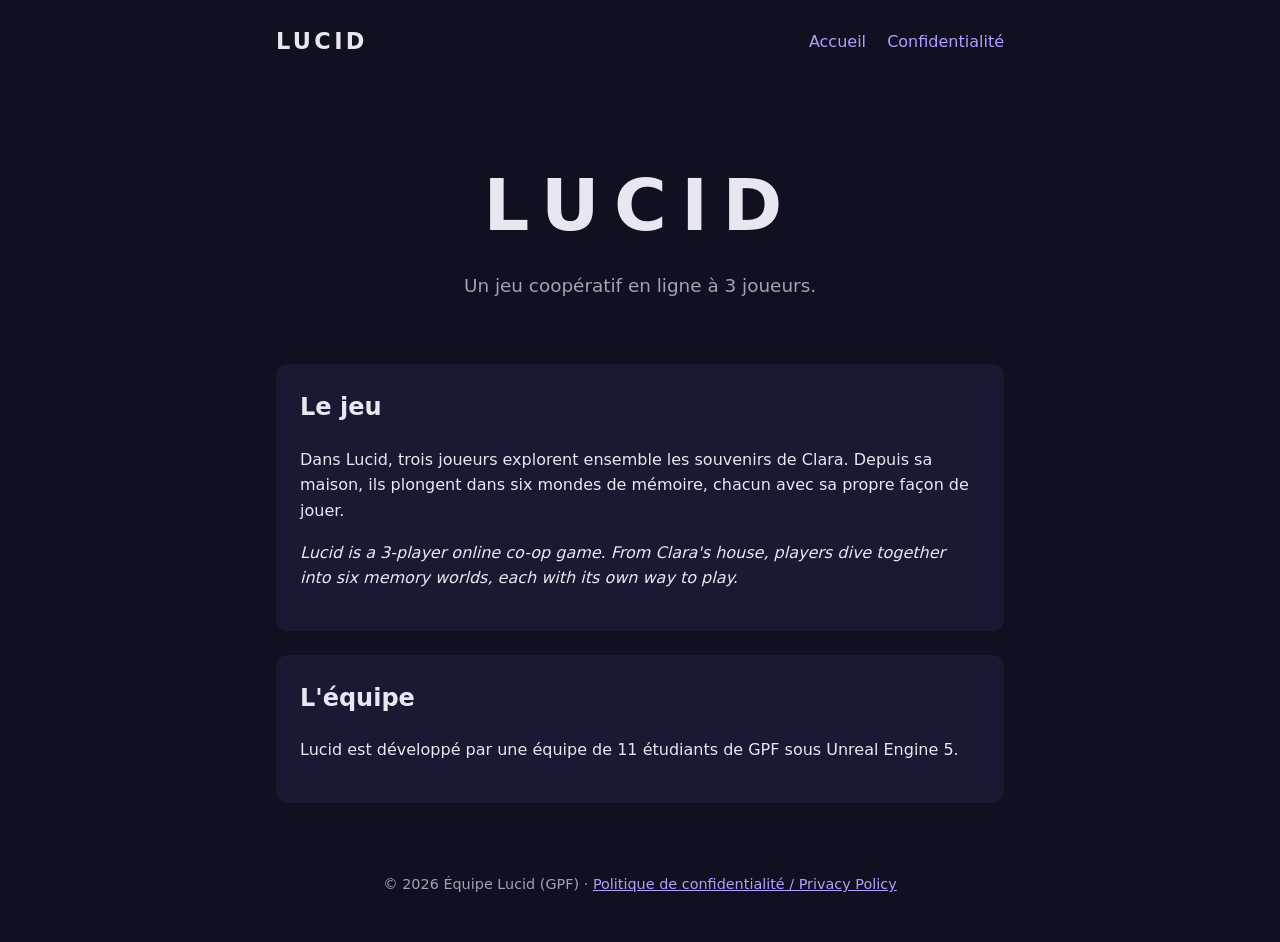
<file: index.html>
<!doctype html>
<html lang="fr">
<head>
  <meta charset="utf-8">
  <meta name="viewport" content="width=device-width, initial-scale=1">
  <title>Lucid</title>
  <meta name="description" content="Lucid, un jeu coopératif en ligne à 3 joueurs.">
  <link rel="stylesheet" href="style.css">
</head>
<body>
  <header>
    <a class="logo" href="index.html">LUCID</a>
    <nav>
      <a href="index.html">Accueil</a>
      <a href="privacy.html">Confidentialité</a>
    </nav>
  </header>

  <main>
    <section class="hero">
      <h1>LUCID</h1>
      <p>Un jeu coopératif en ligne à 3 joueurs.</p>
    </section>

    <section class="card">
      <h2>Le jeu</h2>
      <p>
        Dans Lucid, trois joueurs explorent ensemble les souvenirs de Clara.
        Depuis sa maison, ils plongent dans six mondes de mémoire, chacun avec
        sa propre façon de jouer.
      </p>
      <p lang="en">
        <em>Lucid is a 3-player online co-op game. From Clara's house, players
        dive together into six memory worlds, each with its own way to play.</em>
      </p>
    </section>

    <section class="card">
      <h2>L'équipe</h2>
      <p>
        Lucid est développé par une équipe de 11 étudiants de GPF sous Unreal Engine 5.
      </p>
    </section>
  </main>

  <footer>
    <p>&copy; 2026 Équipe Lucid (GPF) · <a href="privacy.html">Politique de confidentialité / Privacy Policy</a></p>
  </footer>
</body>
</html>
</file>
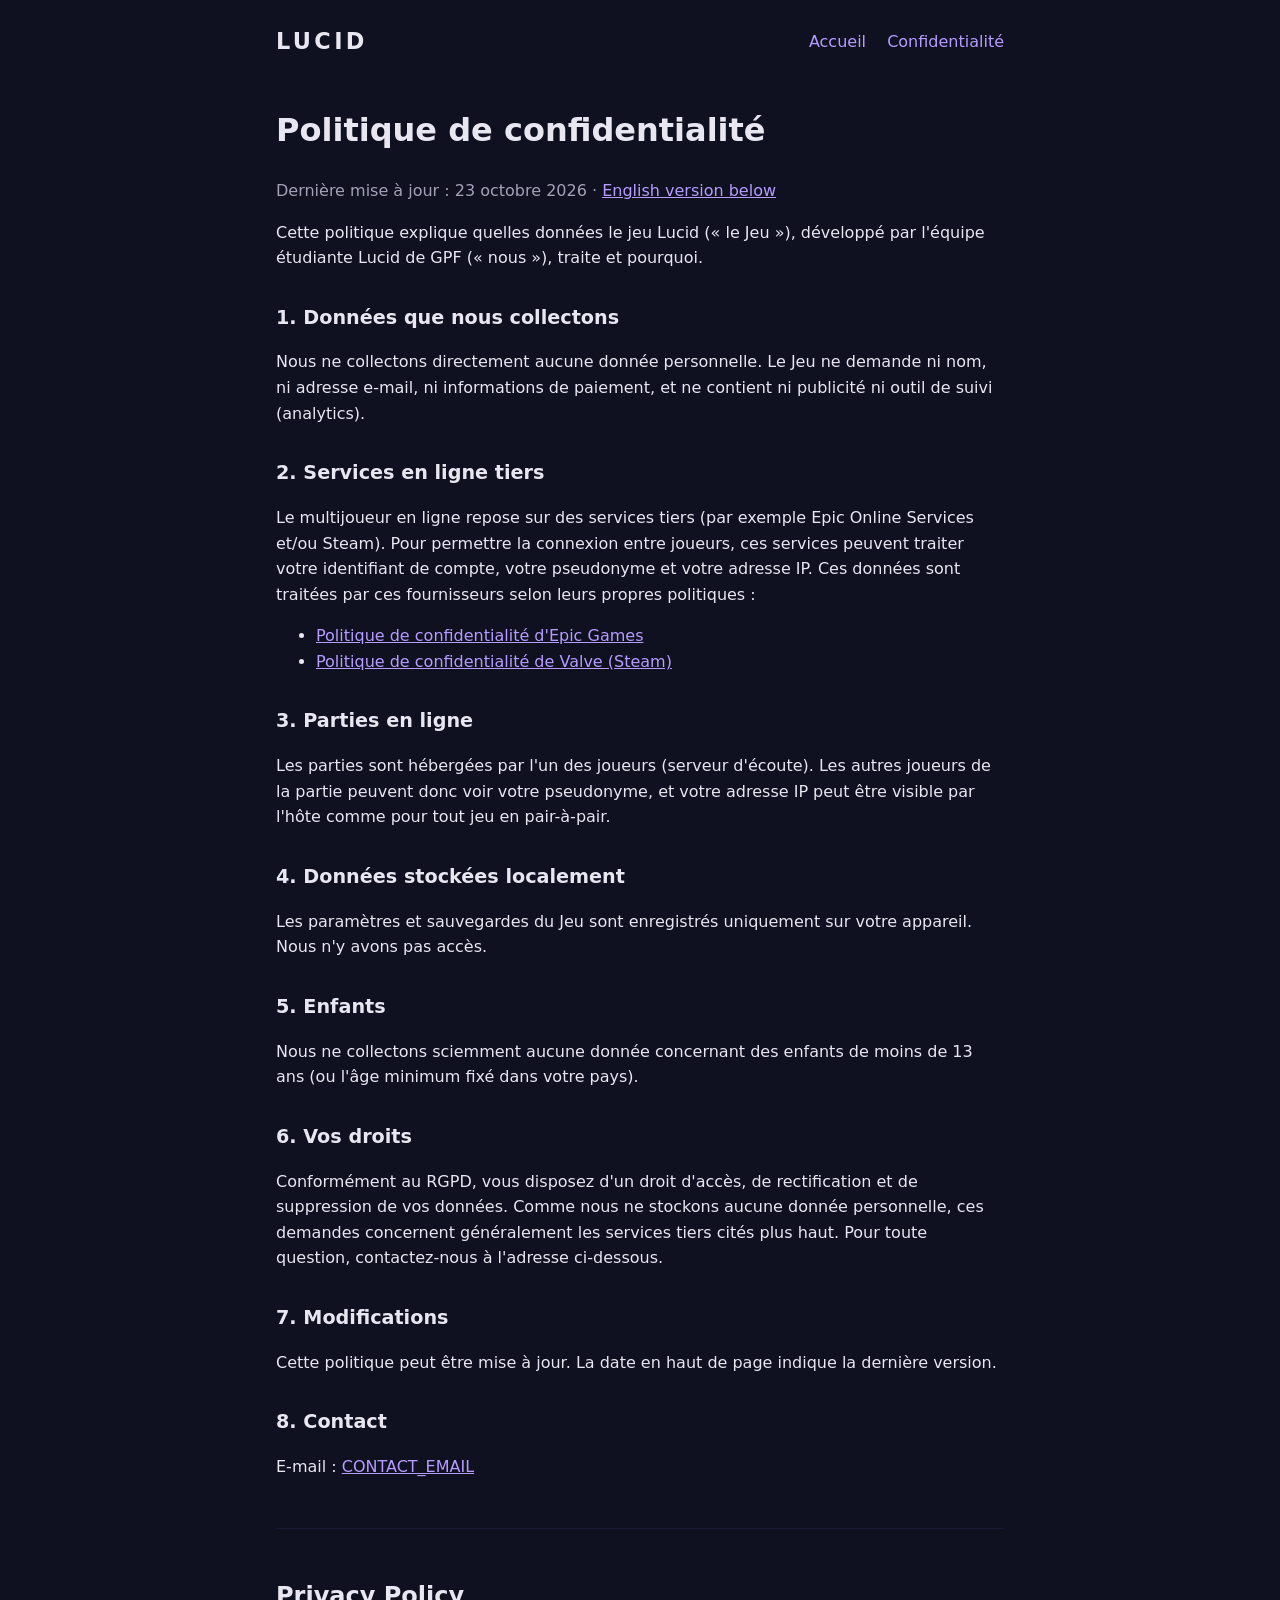
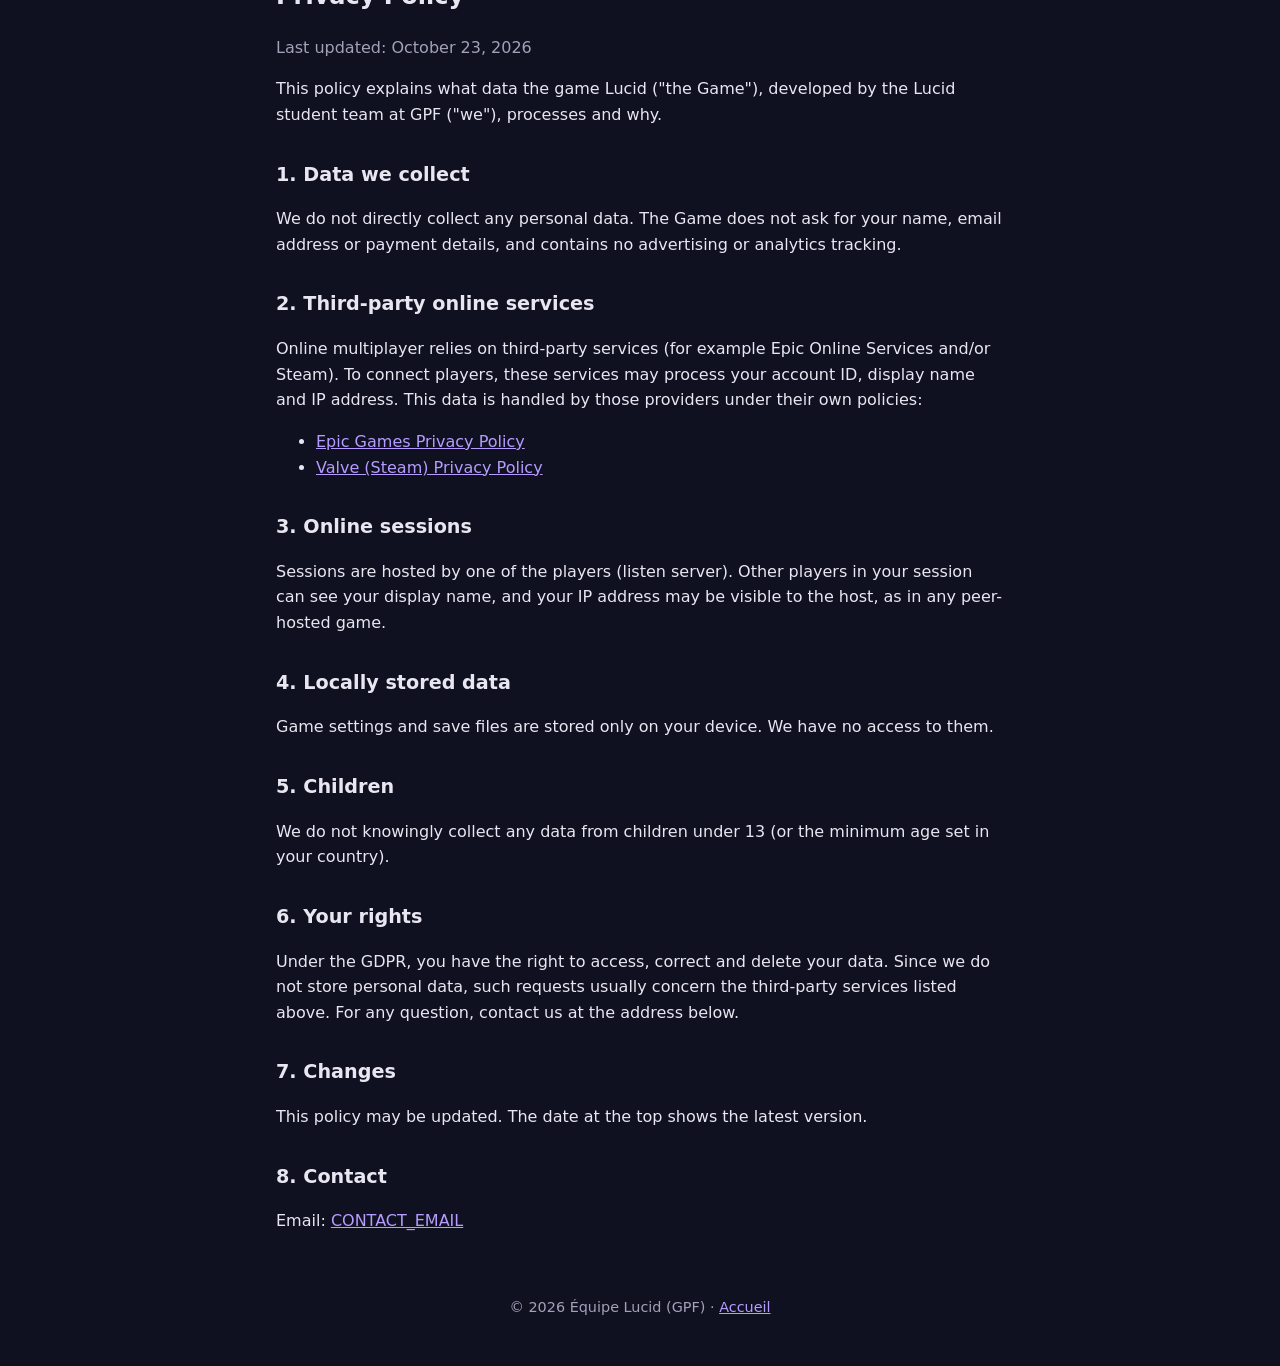
<file: privacy.html>
<!doctype html>
<html lang="fr">
<head>
  <meta charset="utf-8">
  <meta name="viewport" content="width=device-width, initial-scale=1">
  <title>Lucid – Confidentialité</title>
  <meta name="description" content="Politique de confidentialité du jeu Lucid / Lucid Privacy Policy.">
  <link rel="stylesheet" href="style.css">
</head>
<body>
  <header>
    <a class="logo" href="index.html">LUCID</a>
    <nav>
      <a href="index.html">Accueil</a>
      <a href="privacy.html">Confidentialité</a>
    </nav>
  </header>

  <main class="policy">
    <!-- ===================== FRANÇAIS ===================== -->
    <h1>Politique de confidentialité</h1>
    <p class="updated">Dernière mise à jour : 23 octobre 2026 · <a href="#en">English version below</a></p>

    <p>
      Cette politique explique quelles données le jeu Lucid (« le Jeu »), développé par
      l'équipe étudiante Lucid de GPF (« nous »), traite et pourquoi.
    </p>

    <h2>1. Données que nous collectons</h2>
    <p>
      Nous ne collectons directement aucune donnée personnelle. Le Jeu ne demande ni nom,
      ni adresse e-mail, ni informations de paiement, et ne contient ni publicité ni outil
      de suivi (analytics).
    </p>

    <h2>2. Services en ligne tiers</h2>
    <p>
      Le multijoueur en ligne repose sur des services tiers (par exemple Epic Online Services
      et/ou Steam). Pour permettre la connexion entre joueurs, ces services peuvent traiter
      votre identifiant de compte, votre pseudonyme et votre adresse IP. Ces données sont
      traitées par ces fournisseurs selon leurs propres politiques :
    </p>
    <ul>
      <li><a href="https://www.epicgames.com/site/privacypolicy" target="_blank" rel="noopener">Politique de confidentialité d'Epic Games</a></li>
      <li><a href="https://store.steampowered.com/privacy_agreement/" target="_blank" rel="noopener">Politique de confidentialité de Valve (Steam)</a></li>
    </ul>

    <h2>3. Parties en ligne</h2>
    <p>
      Les parties sont hébergées par l'un des joueurs (serveur d'écoute). Les autres joueurs
      de la partie peuvent donc voir votre pseudonyme, et votre adresse IP peut être visible
      par l'hôte comme pour tout jeu en pair-à-pair.
    </p>

    <h2>4. Données stockées localement</h2>
    <p>
      Les paramètres et sauvegardes du Jeu sont enregistrés uniquement sur votre appareil.
      Nous n'y avons pas accès.
    </p>

    <h2>5. Enfants</h2>
    <p>
      Nous ne collectons sciemment aucune donnée concernant des enfants de moins de 13 ans
      (ou l'âge minimum fixé dans votre pays).
    </p>

    <h2>6. Vos droits</h2>
    <p>
      Conformément au RGPD, vous disposez d'un droit d'accès, de rectification et de
      suppression de vos données. Comme nous ne stockons aucune donnée personnelle, ces
      demandes concernent généralement les services tiers cités plus haut. Pour toute
      question, contactez-nous à l'adresse ci-dessous.
    </p>

    <h2>7. Modifications</h2>
    <p>
      Cette politique peut être mise à jour. La date en haut de page indique la dernière version.
    </p>

    <h2>8. Contact</h2>
    <p>E-mail : <a href="mailto:CONTACT_EMAIL">CONTACT_EMAIL</a></p>

    <hr>

    <!-- ===================== ENGLISH ===================== -->
    <section id="en" lang="en">
      <h1>Privacy Policy</h1>
      <p class="updated">Last updated: October 23, 2026</p>

      <p>
        This policy explains what data the game Lucid ("the Game"), developed by the Lucid
        student team at GPF ("we"), processes and why.
      </p>

      <h2>1. Data we collect</h2>
      <p>
        We do not directly collect any personal data. The Game does not ask for your name,
        email address or payment details, and contains no advertising or analytics tracking.
      </p>

      <h2>2. Third-party online services</h2>
      <p>
        Online multiplayer relies on third-party services (for example Epic Online Services
        and/or Steam). To connect players, these services may process your account ID,
        display name and IP address. This data is handled by those providers under their own
        policies:
      </p>
      <ul>
        <li><a href="https://www.epicgames.com/site/privacypolicy" target="_blank" rel="noopener">Epic Games Privacy Policy</a></li>
        <li><a href="https://store.steampowered.com/privacy_agreement/" target="_blank" rel="noopener">Valve (Steam) Privacy Policy</a></li>
      </ul>

      <h2>3. Online sessions</h2>
      <p>
        Sessions are hosted by one of the players (listen server). Other players in your
        session can see your display name, and your IP address may be visible to the host,
        as in any peer-hosted game.
      </p>

      <h2>4. Locally stored data</h2>
      <p>
        Game settings and save files are stored only on your device. We have no access to them.
      </p>

      <h2>5. Children</h2>
      <p>
        We do not knowingly collect any data from children under 13 (or the minimum age set in your country).
      </p>

      <h2>6. Your rights</h2>
      <p>
        Under the GDPR, you have the right to access, correct and delete your data. Since we
        do not store personal data, such requests usually concern the third-party services
        listed above. For any question, contact us at the address below.
      </p>

      <h2>7. Changes</h2>
      <p>
        This policy may be updated. The date at the top shows the latest version.
      </p>

      <h2>8. Contact</h2>
      <p>Email: <a href="mailto:CONTACT_EMAIL">CONTACT_EMAIL</a></p>
    </section>
  </main>

  <footer>
    <p>&copy; 2026 Équipe Lucid (GPF) · <a href="index.html">Accueil</a></p>
  </footer>
</body>
</html>
</file>
<file: style.css>
:root {
  --bg: #0f1020;
  --surface: #181a33;
  --text: #e8e6f0;
  --muted: #a3a1b8;
  --accent: #b69cff;
}

* { box-sizing: border-box; }

body {
  margin: 0;
  background: var(--bg);
  color: var(--text);
  font-family: system-ui, -apple-system, "Segoe UI", Roboto, sans-serif;
  line-height: 1.6;
}

a { color: var(--accent); }

header, main, footer {
  max-width: 760px;
  margin: 0 auto;
  padding: 0 16px;
}

header {
  display: flex;
  justify-content: space-between;
  align-items: center;
  padding-top: 24px;
  padding-bottom: 24px;
}

header .logo {
  font-size: 1.4rem;
  font-weight: 700;
  letter-spacing: 0.15em;
  text-decoration: none;
  color: var(--text);
}

nav a { margin-left: 16px; text-decoration: none; }

.hero {
  text-align: center;
  padding: 64px 0;
}

.hero h1 {
  font-size: clamp(2.5rem, 10vw, 4.5rem);
  letter-spacing: 0.2em;
  margin: 0 0 8px;
}

.hero p { color: var(--muted); font-size: 1.15rem; margin: 0; }

.card {
  background: var(--surface);
  border-radius: 12px;
  padding: 24px;
  margin-bottom: 24px;
}

.card h2 { margin-top: 0; }

.policy h2 { margin-top: 32px; font-size: 1.2rem; }
.policy .updated { color: var(--muted); }
.policy hr { border: 0; border-top: 1px solid var(--surface); margin: 48px 0; }

footer {
  color: var(--muted);
  font-size: 0.9rem;
  text-align: center;
  padding-top: 32px;
  padding-bottom: 32px;
}
</file>
